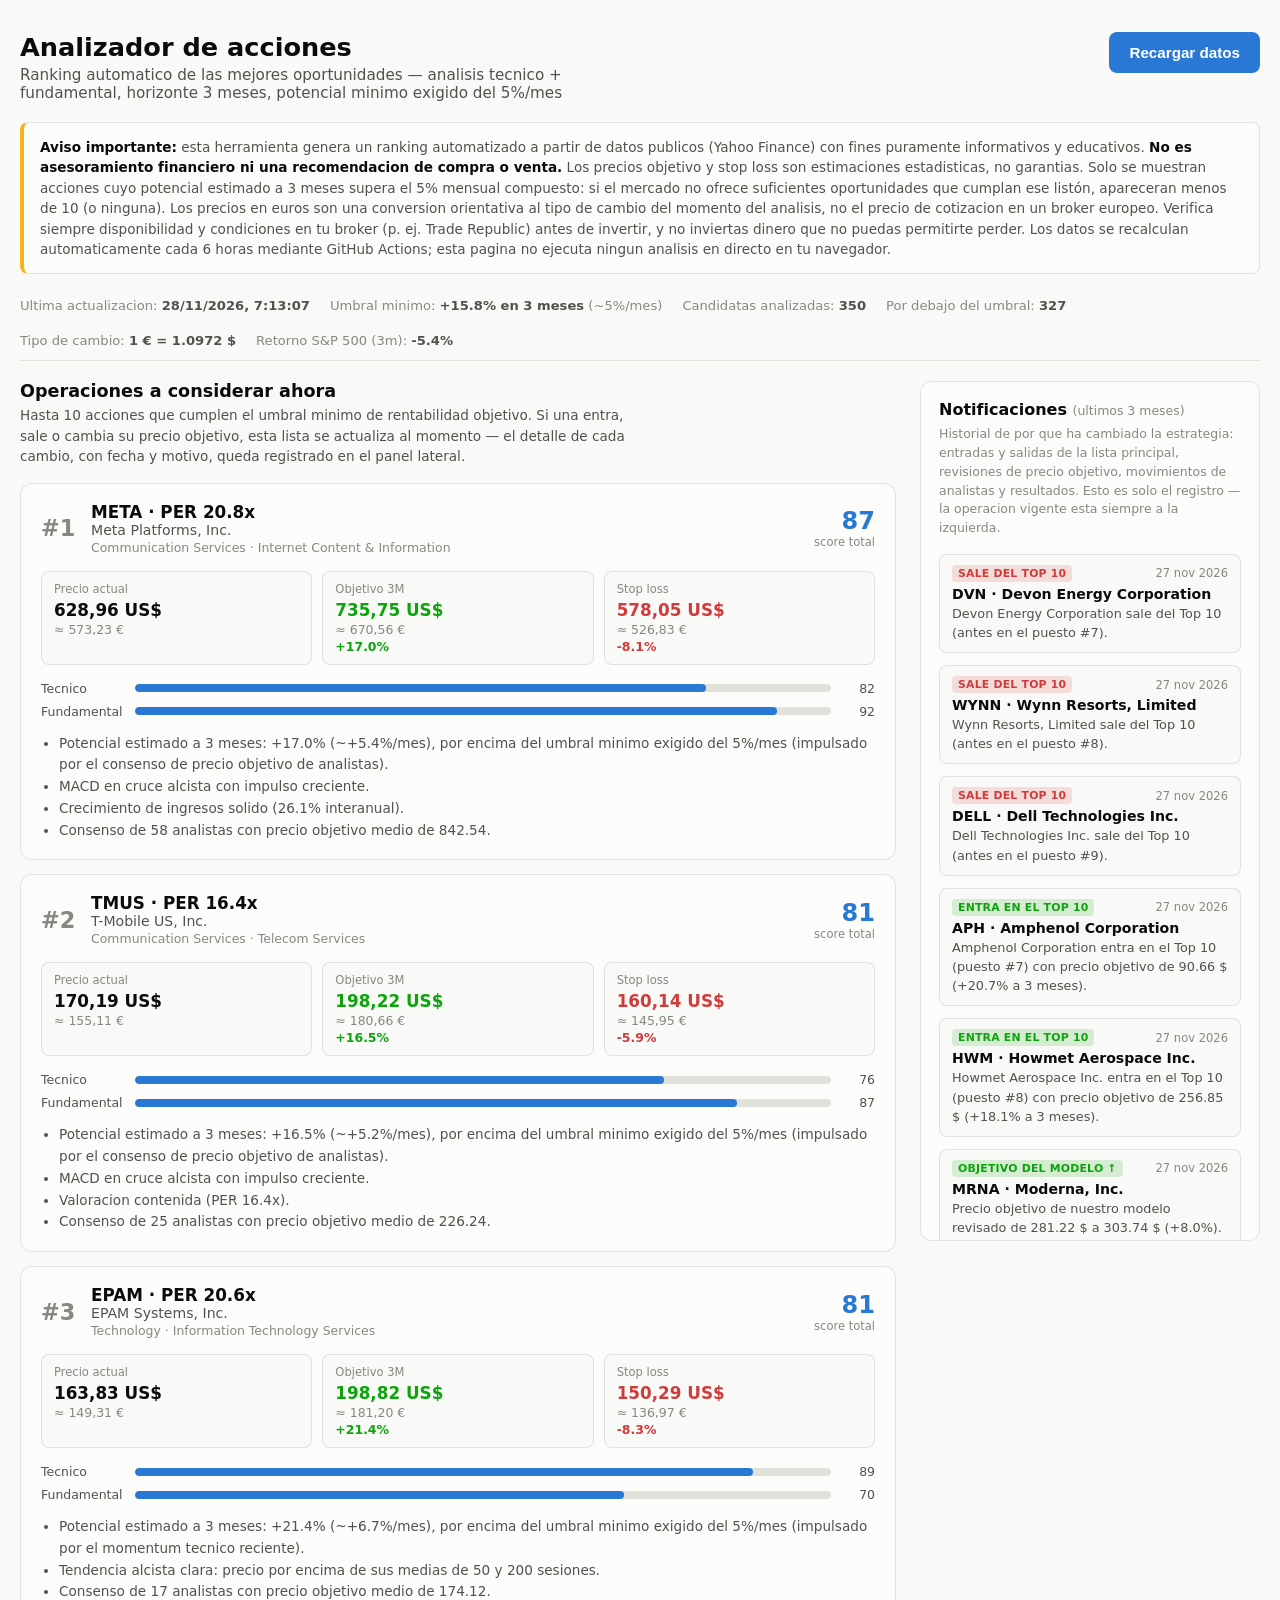
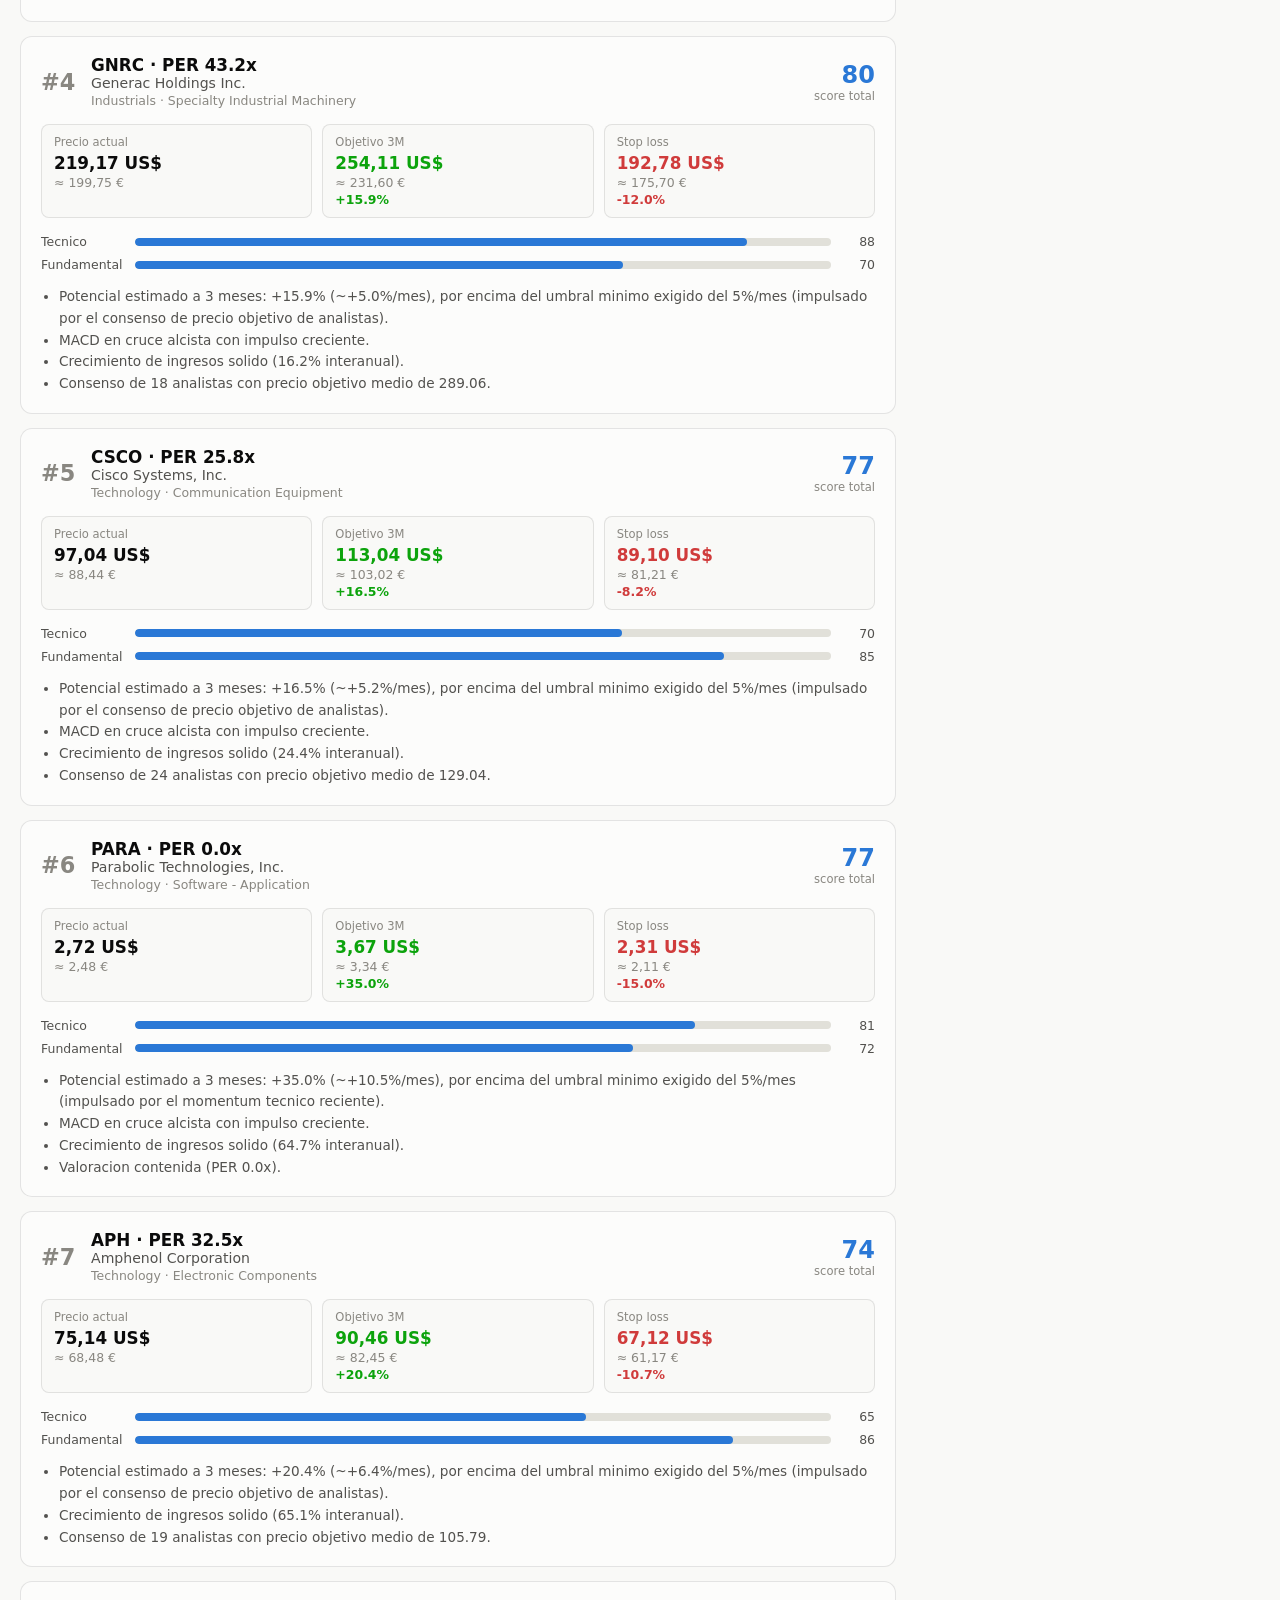
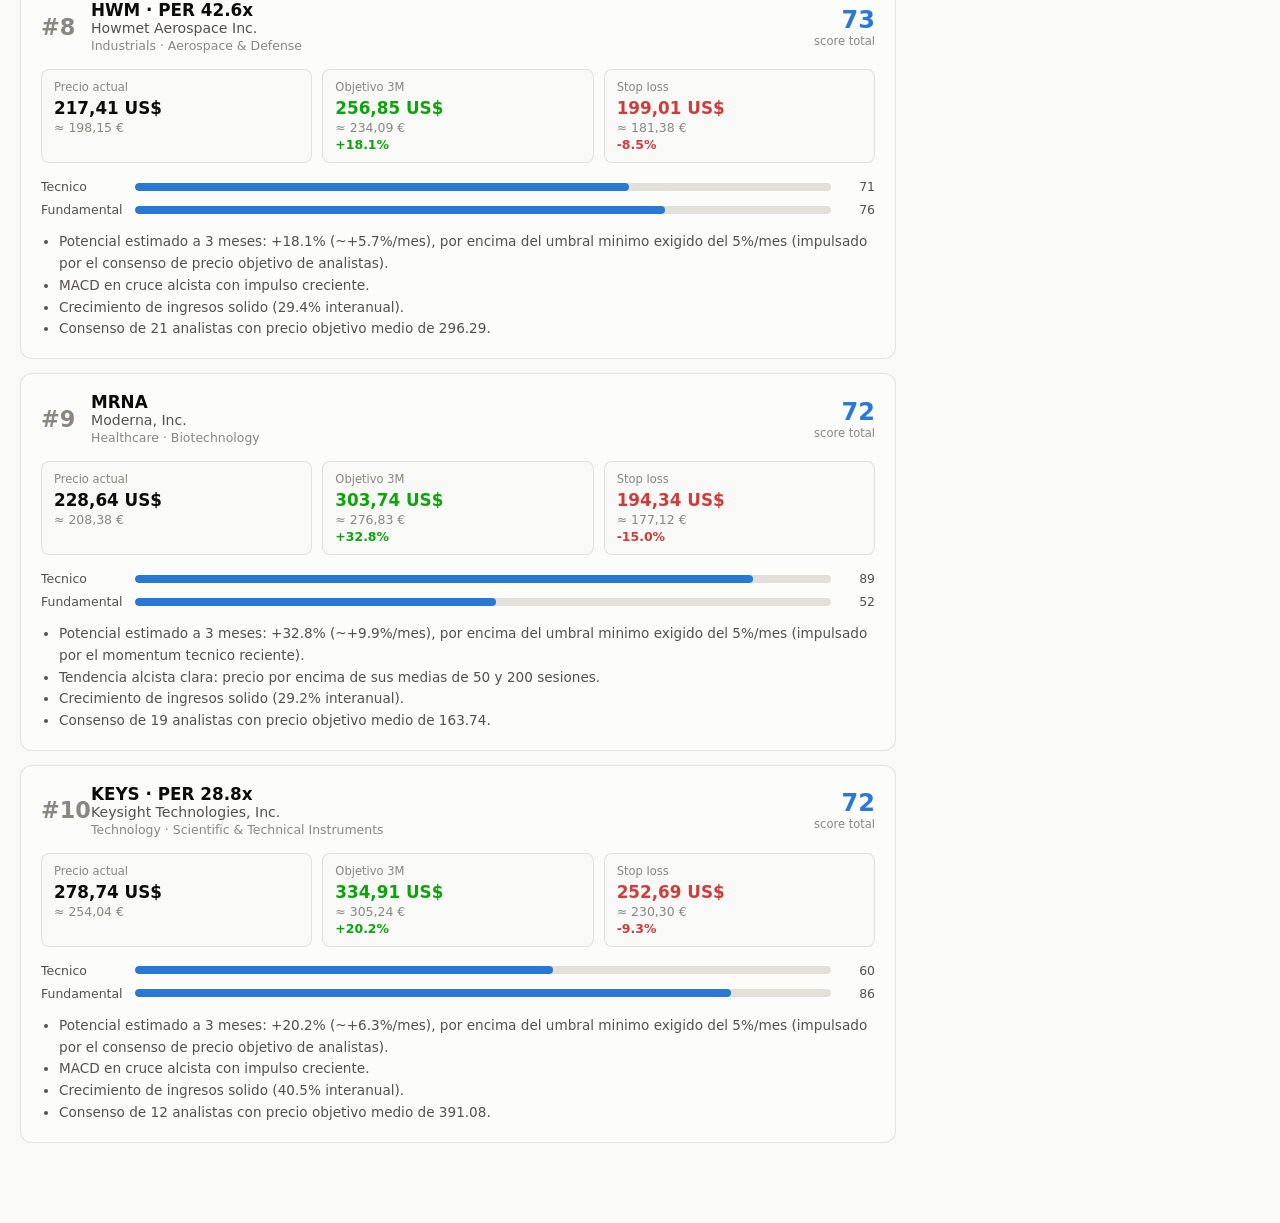
<file: docs/index.html>
<!doctype html>
<html lang="es">
<head>
<meta charset="utf-8">
<meta name="viewport" content="width=device-width, initial-scale=1">
<title>Analizador de acciones — Top 10</title>
<link rel="stylesheet" href="style.css">
</head>
<body>
<div class="page">

  <header class="header">
    <div class="header-text">
      <h1>Analizador de acciones</h1>
      <p class="subtitle">Ranking automatico de las mejores oportunidades — analisis tecnico + fundamental, horizonte 3 meses, potencial minimo exigido del 5%/mes</p>
    </div>
    <button id="reload-btn" class="btn-primary">Recargar datos</button>
  </header>

  <div class="disclaimer">
    <strong>Aviso importante:</strong> esta herramienta genera un ranking automatizado a partir de datos publicos
    (Yahoo Finance) con fines puramente informativos y educativos. <strong>No es asesoramiento financiero ni una
    recomendacion de compra o venta.</strong> Los precios objetivo y stop loss son estimaciones estadisticas, no
    garantias. Solo se muestran acciones cuyo potencial estimado a 3 meses supera el 5% mensual compuesto: si el
    mercado no ofrece suficientes oportunidades que cumplan ese listón, apareceran menos de 10 (o ninguna). Los
    precios en euros son una conversion orientativa al tipo de cambio del momento del analisis, no el precio de
    cotizacion en un broker europeo. Verifica siempre disponibilidad y condiciones en tu broker (p. ej. Trade
    Republic) antes de invertir, y no inviertas dinero que no puedas permitirte perder. Los datos se recalculan
    automaticamente cada 6 horas mediante GitHub Actions; esta pagina no ejecuta ningun analisis en directo en tu
    navegador.
  </div>

  <section id="meta-bar" class="meta-bar hidden"></section>

  <section id="status" class="status">
    <p>Cargando el ultimo analisis disponible…</p>
  </section>

  <div class="layout">
    <main class="main-col">
      <h2 class="main-title">Operaciones a considerar ahora</h2>
      <p class="main-subtitle">Hasta 10 acciones que cumplen el umbral minimo de rentabilidad objetivo. Si una entra,
      sale o cambia su precio objetivo, esta lista se actualiza al momento — el detalle de cada cambio, con fecha y
      motivo, queda registrado en el panel lateral.</p>
      <section id="results" class="results hidden"></section>
    </main>

    <aside class="sidebar">
      <h2 class="sidebar-title">Notificaciones <span class="sidebar-subtitle">(ultimos 3 meses)</span></h2>
      <p class="sidebar-desc">Historial de por que ha cambiado la estrategia: entradas y salidas de la lista
      principal, revisiones de precio objetivo, movimientos de analistas y resultados. Esto es solo el registro —
      la operacion vigente esta siempre a la izquierda.</p>
      <div id="changes-list" class="changes-list"></div>
    </aside>
  </div>

</div>

<template id="card-template">
  <article class="card">
    <div class="card-top">
      <div class="rank"></div>
      <div class="identity">
        <div class="ticker"></div>
        <div class="name"></div>
        <div class="sector"></div>
      </div>
      <div class="total-score">
        <div class="total-score-value"></div>
        <div class="total-score-label">score total</div>
      </div>
    </div>

    <div class="card-prices">
      <div class="price-box">
        <div class="price-label">Precio actual</div>
        <div class="price-value price-current"></div>
        <div class="price-sub price-current-eur"></div>
      </div>
      <div class="price-box target">
        <div class="price-label">Objetivo 3M</div>
        <div class="price-value price-target"></div>
        <div class="price-sub price-target-eur"></div>
        <div class="price-sub upside"></div>
      </div>
      <div class="price-box stop">
        <div class="price-label">Stop loss</div>
        <div class="price-value price-stop"></div>
        <div class="price-sub price-stop-eur"></div>
        <div class="price-sub stoppct"></div>
      </div>
    </div>

    <div class="card-scores">
      <div class="score-row">
        <span class="score-name">Tecnico</span>
        <div class="meter"><div class="meter-fill tech-fill"></div></div>
        <span class="score-num tech-num"></span>
      </div>
      <div class="score-row">
        <span class="score-name">Fundamental</span>
        <div class="meter"><div class="meter-fill fund-fill"></div></div>
        <span class="score-num fund-num"></span>
      </div>
    </div>

    <ul class="rationale"></ul>
  </article>
</template>

<template id="change-template">
  <div class="change-item">
    <div class="change-head">
      <span class="change-badge"></span>
      <span class="change-date"></span>
    </div>
    <div class="change-ticker"></div>
    <div class="change-desc"></div>
  </div>
</template>

<script src="app.js"></script>
</body>
</html>
</file>
<file: docs/style.css>
:root {
  color-scheme: light;
  --surface-1: #fcfcfb;
  --page: #f9f9f7;
  --text-primary: #0b0b0b;
  --text-secondary: #52514e;
  --text-muted: #898781;
  --gridline: #e1e0d9;
  --border: rgba(11, 11, 11, 0.10);
  --series-blue: #2a78d6;
  --series-blue-dark: #184f95;
  --good: #0ca30c;
  --warning: #fab219;
  --serious: #ec835a;
  --critical: #d03b3b;
}

@media (prefers-color-scheme: dark) {
  :root:where(:not([data-theme="light"])) {
    color-scheme: dark;
    --surface-1: #1a1a19;
    --page: #0d0d0d;
    --text-primary: #ffffff;
    --text-secondary: #c3c2b7;
    --text-muted: #898781;
    --gridline: #2c2c2a;
    --border: rgba(255, 255, 255, 0.10);
    --series-blue: #3987e5;
    --series-blue-dark: #1c5cab;
    --good: #0ca30c;
    --warning: #fab219;
    --serious: #ec835a;
    --critical: #e66767;
  }
}

:root[data-theme="dark"] {
  color-scheme: dark;
  --surface-1: #1a1a19;
  --page: #0d0d0d;
  --text-primary: #ffffff;
  --text-secondary: #c3c2b7;
  --text-muted: #898781;
  --gridline: #2c2c2a;
  --border: rgba(255, 255, 255, 0.10);
  --series-blue: #3987e5;
  --series-blue-dark: #1c5cab;
  --good: #0ca30c;
  --warning: #fab219;
  --serious: #ec835a;
  --critical: #e66767;
}

* { box-sizing: border-box; }

body {
  margin: 0;
  font-family: system-ui, -apple-system, "Segoe UI", sans-serif;
  background: var(--page);
  color: var(--text-primary);
}

.page {
  max-width: 1280px;
  margin: 0 auto;
  padding: 32px 20px 80px;
}

.header {
  display: flex;
  flex-wrap: wrap;
  gap: 16px;
  align-items: flex-start;
  justify-content: space-between;
  margin-bottom: 20px;
}

.header h1 {
  margin: 0 0 4px;
  font-size: 1.6rem;
}

.subtitle {
  margin: 0;
  color: var(--text-secondary);
  font-size: 0.95rem;
  max-width: 60ch;
}

.btn-primary {
  background: var(--series-blue);
  color: #ffffff;
  border: none;
  border-radius: 8px;
  padding: 12px 20px;
  font-size: 0.95rem;
  font-weight: 600;
  cursor: pointer;
  white-space: nowrap;
}

.btn-primary:hover { background: var(--series-blue-dark); }
.btn-primary:disabled { opacity: 0.6; cursor: progress; }

.disclaimer {
  background: var(--surface-1);
  border: 1px solid var(--border);
  border-left: 4px solid var(--warning);
  border-radius: 8px;
  padding: 14px 16px;
  font-size: 0.85rem;
  color: var(--text-secondary);
  line-height: 1.5;
  margin-bottom: 24px;
}

.disclaimer strong { color: var(--text-primary); }

.meta-bar {
  display: flex;
  flex-wrap: wrap;
  gap: 20px;
  font-size: 0.82rem;
  color: var(--text-muted);
  margin-bottom: 20px;
  padding-bottom: 12px;
  border-bottom: 1px solid var(--gridline);
}

.meta-bar b { color: var(--text-secondary); }

.status {
  background: var(--surface-1);
  border: 1px solid var(--border);
  border-radius: 8px;
  padding: 20px;
  color: var(--text-secondary);
  font-size: 0.92rem;
}

.hidden { display: none !important; }

.results {
  display: flex;
  flex-direction: column;
  gap: 14px;
}

.card {
  background: var(--surface-1);
  border: 1px solid var(--border);
  border-radius: 12px;
  padding: 18px 20px;
}

.card-top {
  display: flex;
  align-items: center;
  gap: 16px;
}

.rank {
  font-size: 1.4rem;
  font-weight: 700;
  color: var(--text-muted);
  width: 34px;
  flex-shrink: 0;
  font-variant-numeric: tabular-nums;
}

.identity { flex: 1; min-width: 0; }

.ticker {
  font-weight: 700;
  font-size: 1.05rem;
}

.name {
  color: var(--text-secondary);
  font-size: 0.88rem;
  overflow: hidden;
  text-overflow: ellipsis;
  white-space: nowrap;
}

.sector {
  color: var(--text-muted);
  font-size: 0.78rem;
  margin-top: 2px;
}

.total-score {
  text-align: right;
  flex-shrink: 0;
}

.total-score-value {
  font-size: 1.5rem;
  font-weight: 700;
  font-variant-numeric: tabular-nums;
  color: var(--series-blue);
}

.total-score-label {
  font-size: 0.72rem;
  color: var(--text-muted);
}

.card-prices {
  display: grid;
  grid-template-columns: repeat(3, 1fr);
  gap: 10px;
  margin: 16px 0;
}

.price-box {
  background: var(--page);
  border: 1px solid var(--border);
  border-radius: 8px;
  padding: 10px 12px;
}

.price-label {
  font-size: 0.72rem;
  color: var(--text-muted);
  margin-bottom: 4px;
}

.price-value {
  font-size: 1.05rem;
  font-weight: 700;
  font-variant-numeric: tabular-nums;
}

.price-sub {
  font-size: 0.78rem;
  font-weight: 600;
  margin-top: 2px;
  font-variant-numeric: tabular-nums;
}

.price-box.target .price-value { color: var(--good); }
.price-sub.upside { color: var(--good); }
.price-box.stop .price-value { color: var(--critical); }
.price-sub.stoppct { color: var(--critical); }

.price-sub.price-current-eur,
.price-sub.price-target-eur,
.price-sub.price-stop-eur {
  color: var(--text-muted);
  font-weight: 500;
}

.card-scores {
  display: flex;
  flex-direction: column;
  gap: 8px;
  margin-bottom: 14px;
}

.score-row {
  display: flex;
  align-items: center;
  gap: 10px;
}

.score-name {
  width: 84px;
  flex-shrink: 0;
  font-size: 0.78rem;
  color: var(--text-secondary);
}

.meter {
  flex: 1;
  height: 8px;
  background: var(--gridline);
  border-radius: 4px;
  overflow: hidden;
}

.meter-fill {
  height: 100%;
  background: var(--series-blue);
  border-radius: 4px;
}

.score-num {
  width: 34px;
  text-align: right;
  font-size: 0.78rem;
  font-variant-numeric: tabular-nums;
  color: var(--text-secondary);
  flex-shrink: 0;
}

.rationale {
  margin: 0;
  padding-left: 18px;
  color: var(--text-secondary);
  font-size: 0.85rem;
  line-height: 1.6;
}

.error-box {
  border: 1px solid var(--critical);
  border-left: 4px solid var(--critical);
  border-radius: 8px;
  padding: 16px;
  color: var(--critical);
  background: var(--surface-1);
}

.layout {
  display: grid;
  grid-template-columns: 1fr 340px;
  gap: 24px;
  align-items: start;
}

.main-col { min-width: 0; }

.sidebar {
  background: var(--surface-1);
  border: 1px solid var(--border);
  border-radius: 12px;
  padding: 18px;
  position: sticky;
  top: 20px;
  max-height: calc(100vh - 40px);
  overflow-y: auto;
}

.sidebar-title {
  margin: 0 0 6px;
  font-size: 1rem;
}

.sidebar-subtitle {
  font-weight: 400;
  font-size: 0.78rem;
  color: var(--text-muted);
}

.sidebar-desc {
  margin: 0 0 16px;
  font-size: 0.78rem;
  color: var(--text-muted);
  line-height: 1.5;
}

.main-title {
  margin: 0 0 4px;
  font-size: 1.1rem;
}

.main-subtitle {
  margin: 0 0 16px;
  font-size: 0.85rem;
  color: var(--text-secondary);
  line-height: 1.5;
  max-width: 70ch;
}

.changes-list {
  display: flex;
  flex-direction: column;
  gap: 12px;
}

.changes-empty {
  color: var(--text-muted);
  font-size: 0.85rem;
}

.change-item {
  border: 1px solid var(--border);
  border-radius: 8px;
  padding: 10px 12px;
  background: var(--page);
}

.change-head {
  display: flex;
  align-items: center;
  justify-content: space-between;
  gap: 8px;
  margin-bottom: 4px;
}

.change-badge {
  font-size: 0.68rem;
  font-weight: 700;
  text-transform: uppercase;
  letter-spacing: 0.02em;
  padding: 2px 6px;
  border-radius: 4px;
}

.change-badge.positive { color: var(--good); background: color-mix(in srgb, var(--good) 15%, transparent); }
.change-badge.negative { color: var(--critical); background: color-mix(in srgb, var(--critical) 15%, transparent); }
.change-badge.neutral { color: var(--text-secondary); background: var(--gridline); }

.change-date {
  font-size: 0.72rem;
  color: var(--text-muted);
  font-variant-numeric: tabular-nums;
}

.change-ticker {
  font-weight: 700;
  font-size: 0.88rem;
  margin-bottom: 2px;
}

.change-desc {
  font-size: 0.8rem;
  color: var(--text-secondary);
  line-height: 1.5;
}

@media (max-width: 860px) {
  .layout { grid-template-columns: 1fr; }
  .sidebar { position: static; max-height: none; }
}

@media (max-width: 560px) {
  .card-prices { grid-template-columns: 1fr; }
  .header { flex-direction: column; }
  .btn-primary { width: 100%; }
}
</file>
